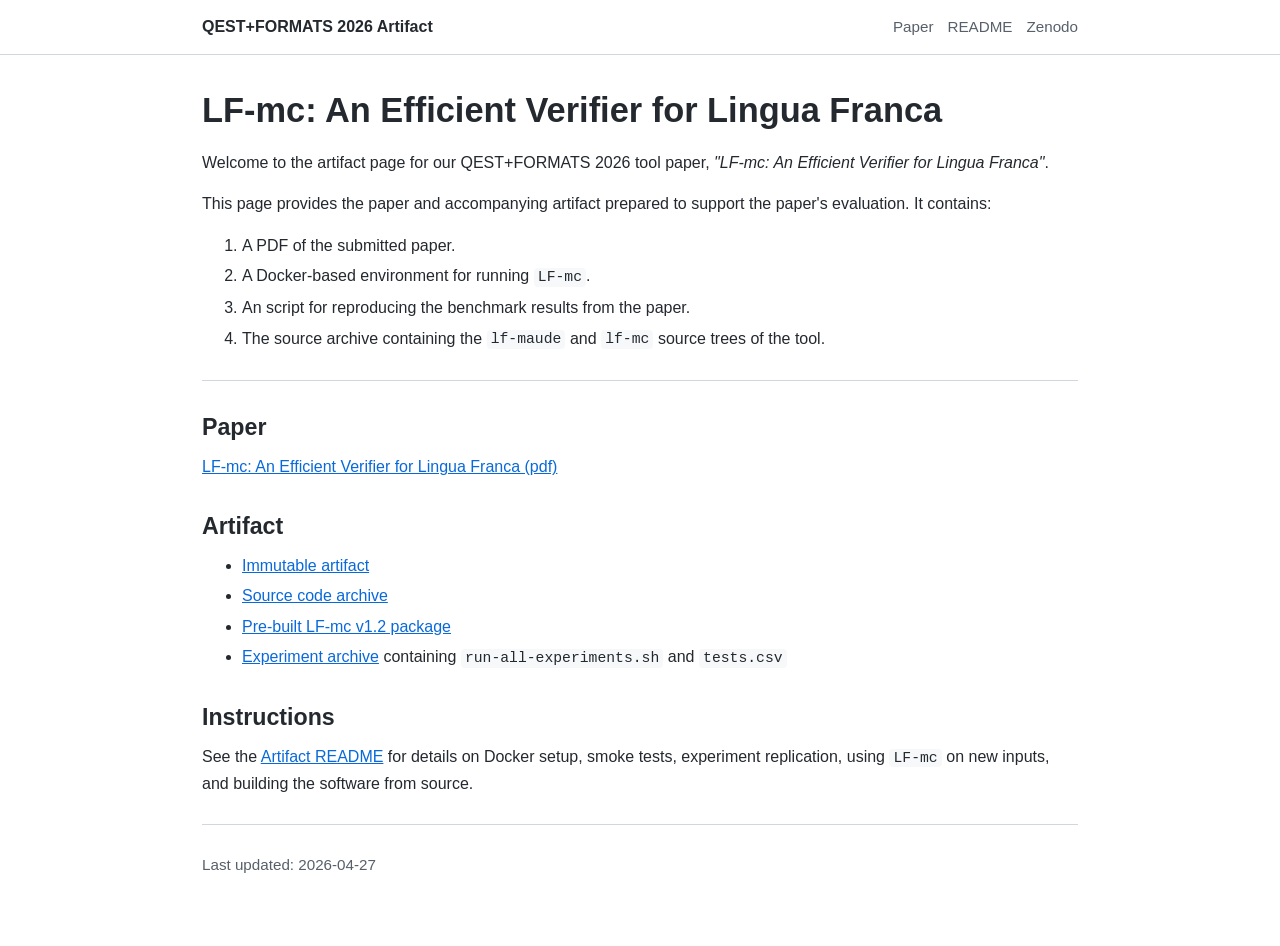
<file: index.html>
<!doctype html>
<html lang="en">
<head>
  <meta charset="utf-8">
  <meta name="viewport" content="width=device-width, initial-scale=1">
  <title>LF-mc: An Efficient Verifier for Lingua Franca</title>
  <meta name="description" content="Artifact page for the QEST+FORMATS 2026 tool paper LF-mc: An Efficient Verifier for Lingua Franca.">
  <link rel="stylesheet" href="styles.css">
</head>
<body>
  <header class="site-header">
    <nav class="nav" aria-label="Primary">
      <a class="brand" href="index.html">QEST+FORMATS 2026 Artifact</a>
      <div class="nav-links">
        <a href="paper.pdf">Paper</a>
        <a href="artifact/README.html">README</a>
        <a href="https://doi.org/10.5281/zenodo.19568831">Zenodo</a>
      </div>
    </nav>
  </header>

  <main>
    <h1>LF-mc: An Efficient Verifier for Lingua Franca</h1>

    <p>
      Welcome to the artifact page for our QEST+FORMATS 2026 tool paper,
      <em>"LF-mc: An Efficient Verifier for Lingua Franca"</em>.
    </p>

    <p>
      This page provides the paper and accompanying artifact prepared to support
      the paper's evaluation. It contains:
    </p>

    <ol>
      <li>A PDF of the submitted paper.</li>
      <li>A Docker-based environment for running <code>LF-mc</code>.</li>
      <li>An script for reproducing the benchmark results from the paper.</li>
      <li>The source archive containing the <code>lf-maude</code> and <code>lf-mc</code> source trees of the tool.</li>
    </ol>

    <hr>

    <h2>Paper</h2>
    <p>
      <a href="paper.pdf">LF-mc: An Efficient Verifier for Lingua Franca (pdf)</a>
    </p>

    <h2>Artifact</h2>
    <ul>
      <li><a href="https://doi.org/10.5281/zenodo.19568831">Immutable artifact</a></li>
      <li><a href="artifact/code.zip">Source code archive</a></li>
      <li><a href="artifact/lf-mc-v1.2.tar.gz">Pre-built LF-mc v1.2 package</a></li>
      <li><a href="artifact/experiments.zip">Experiment archive</a> containing <code>run-all-experiments.sh</code> and <code>tests.csv</code></li>
    </ul>

    <h2>Instructions</h2>
    <p>
      See the <a href="artifact/README.html">Artifact README</a> for details on
      Docker setup, smoke tests, experiment replication, using <code>LF-mc</code>
      on new inputs, and building the software from source.
    </p>

    <hr>

    <p class="updated">Last updated: 2026-04-27</p>
  </main>
</body>
</html>
</file>
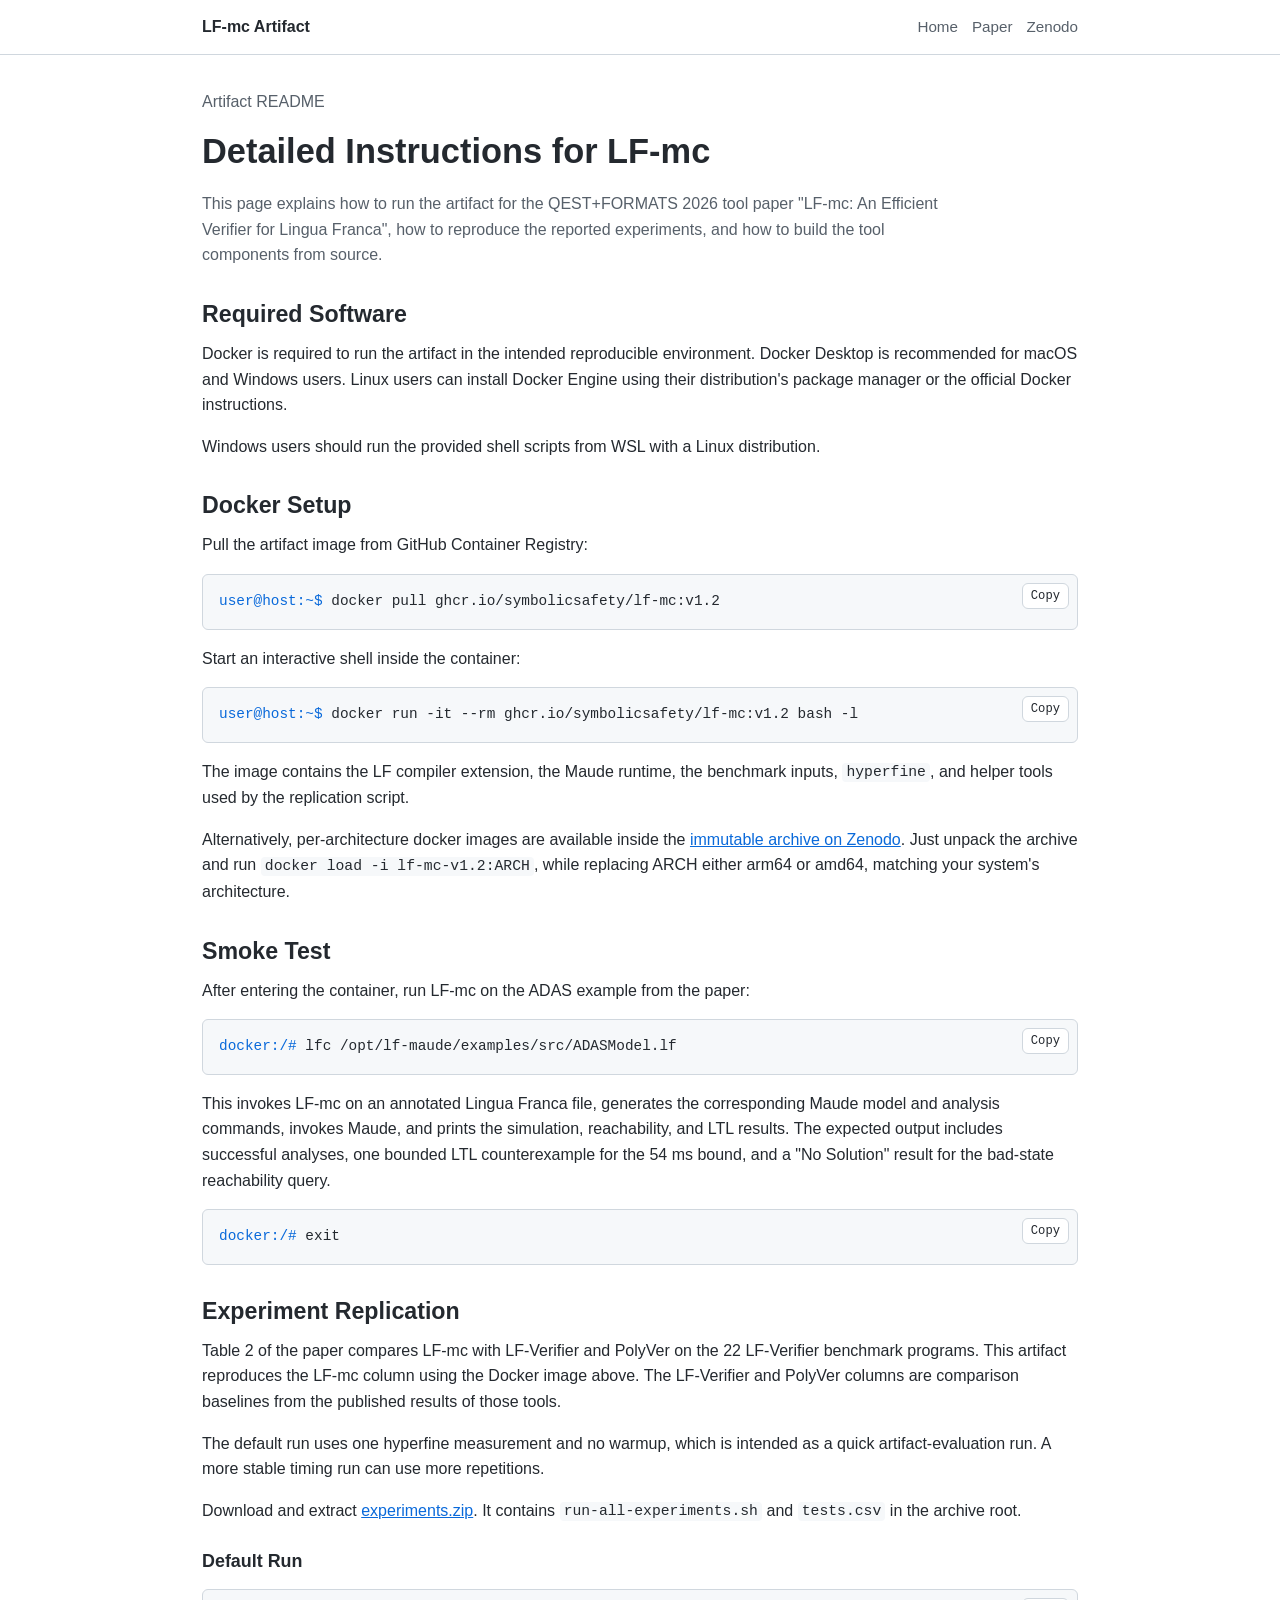
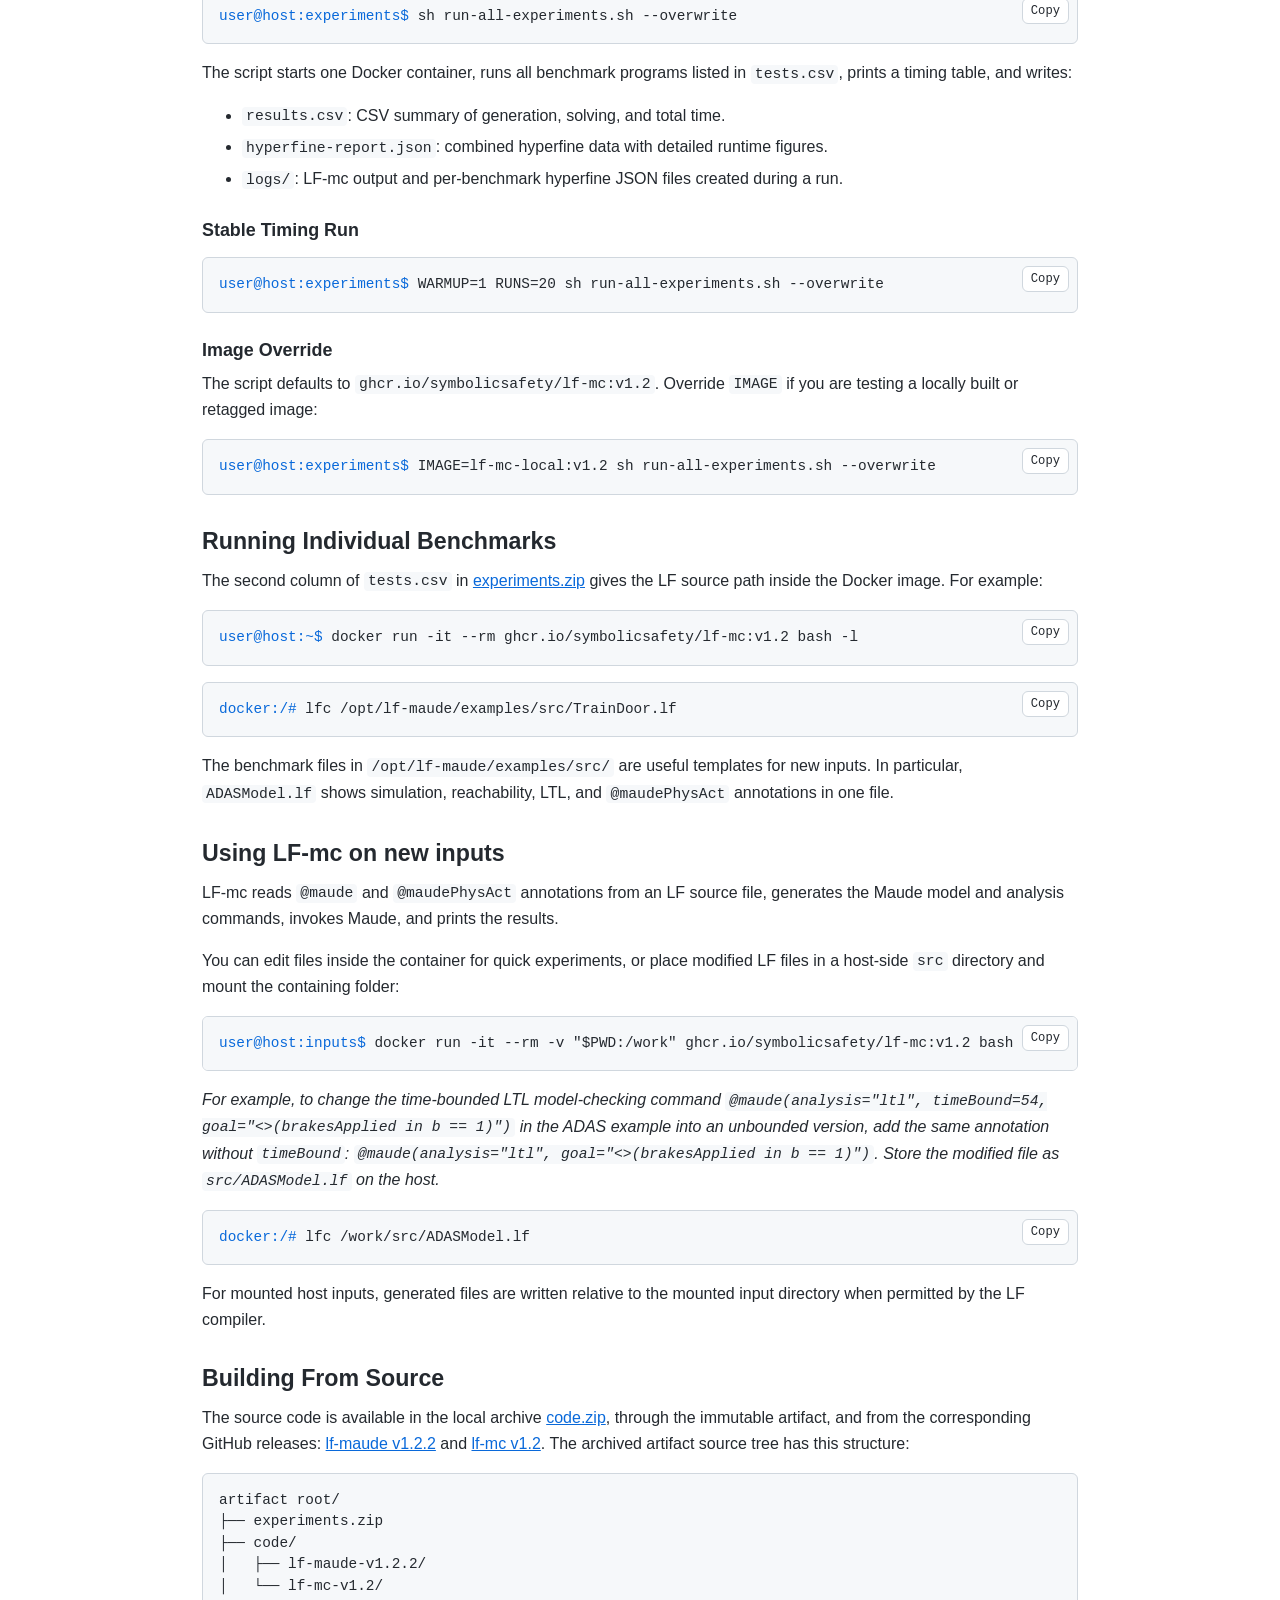
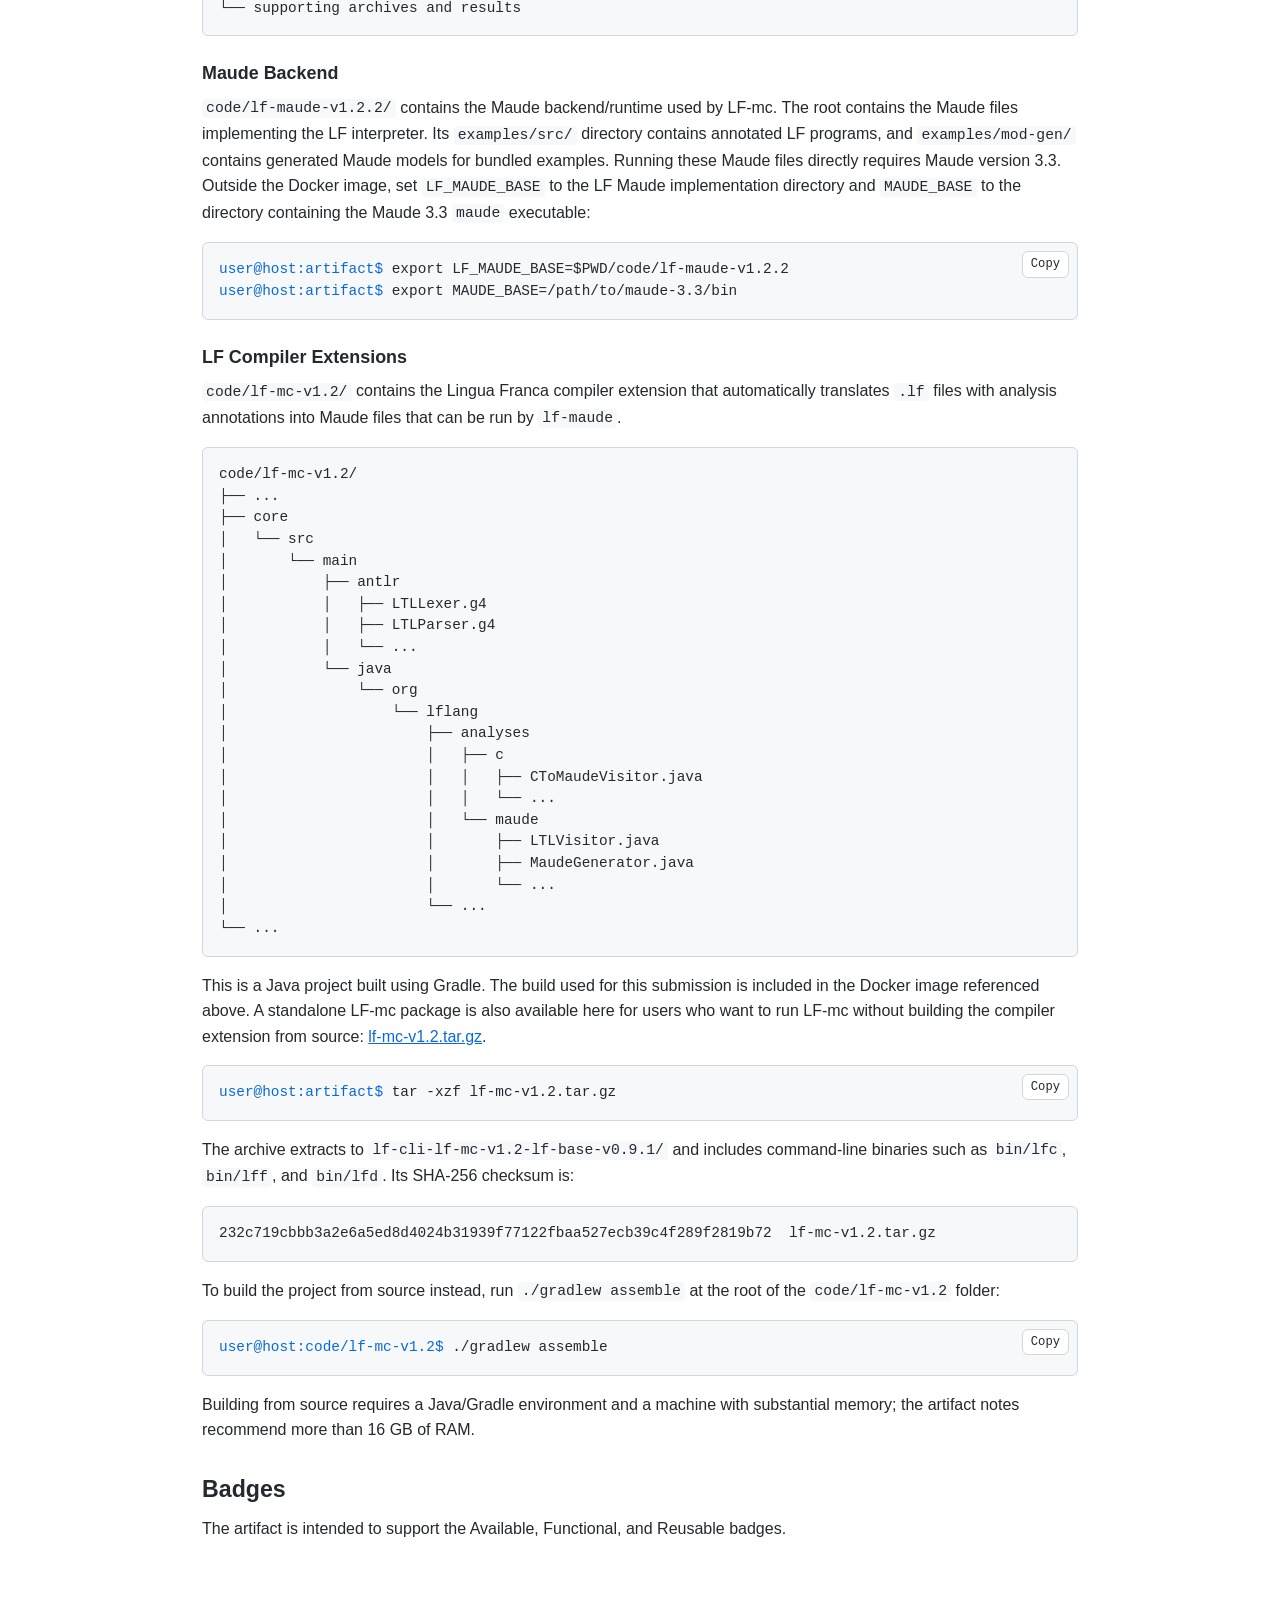
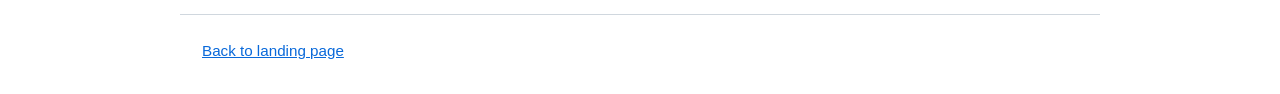
<file: artifact/README.html>
<!doctype html>
<html lang="en">
<head>
  <meta charset="utf-8">
  <meta name="viewport" content="width=device-width, initial-scale=1">
  <title>Artifact README - LF-mc</title>
  <meta name="description" content="Detailed artifact instructions for LF-mc.">
  <link rel="stylesheet" href="../styles.css">
</head>
<body>
  <header class="site-header">
    <nav class="nav" aria-label="Primary">
      <a class="brand" href="../index.html">LF-mc Artifact</a>
      <div class="nav-links">
        <a href="../index.html">Home</a>
        <a href="../paper.pdf">Paper</a>
        <a href="https://doi.org/10.5281/zenodo.19568831">Zenodo</a>
      </div>
    </nav>
  </header>

  <main>
    <section class="hero">
      <p class="eyebrow">Artifact README</p>
      <h1>Detailed Instructions for LF-mc</h1>
      <p class="lede">
        This page explains how to run the artifact for the QEST+FORMATS 2026 tool paper
        "LF-mc: An Efficient Verifier for Lingua Franca", how to reproduce the reported
        experiments, and how to build the tool components from source.
      </p>
    </section>


    <section>
      <h2>Required Software</h2>
      <p>
        Docker is required to run the artifact in the intended reproducible environment.
        Docker Desktop is recommended for macOS and Windows users. Linux users can install
        Docker Engine using their distribution's package manager or the official Docker instructions.
      </p>
      <p>
        Windows users should run the provided shell scripts from WSL with a Linux distribution.
      </p>
    </section>

    <section>
      <h2>Docker Setup</h2>
      <p>
        Pull the artifact image from GitHub Container Registry:
      </p>

      <div class="command-block"><button class="copy-btn" onclick="copyCommand(this)" data-command="docker pull ghcr.io/symbolicsafety/lf-mc:v1.2">Copy</button><span class="prompt">user@host:~$</span> docker pull ghcr.io/symbolicsafety/lf-mc:v1.2</div>

      <p>
        Start an interactive shell inside the container:
      </p>

      <div class="command-block"><button class="copy-btn" onclick="copyCommand(this)" data-command="docker run -it --rm ghcr.io/symbolicsafety/lf-mc:v1.2 bash -l">Copy</button><span class="prompt">user@host:~$</span> docker run -it --rm ghcr.io/symbolicsafety/lf-mc:v1.2 bash -l</div>

      <p>
        The image contains the LF compiler extension, the Maude runtime, the benchmark inputs,
        <code>hyperfine</code>, and helper tools used by the replication script.
      </p>
        <p>Alternatively, per-architecture docker images are available inside the <a href="https://doi.org/10.5281/zenodo.19568831">immutable archive on Zenodo</a>. Just unpack the archive and run <code>docker load -i lf-mc-v1.2:ARCH</code>, while replacing ARCH either arm64 or amd64, matching your system's architecture.</p>
    </section>

    <section>
      <h2>Smoke Test</h2>
      <p>
        After entering the container, run LF-mc on the ADAS example from the paper:
      </p>

      <div class="command-block"><button class="copy-btn" onclick="copyCommand(this)" data-command="lfc /opt/lf-maude/examples/src/ADASModel.lf">Copy</button><span class="prompt">docker:/#</span> lfc /opt/lf-maude/examples/src/ADASModel.lf</div>

      <p>
        This invokes LF-mc on an annotated Lingua Franca file, generates the corresponding
        Maude model and analysis commands, invokes Maude, and prints the simulation,
        reachability, and LTL results. The expected output includes successful analyses,
        one bounded LTL counterexample for the 54 ms bound, and a "No Solution" result
        for the bad-state reachability query.
      </p>

      <div class="command-block"><button class="copy-btn" onclick="copyCommand(this)" data-command="exit">Copy</button><span class="prompt">docker:/#</span> exit</div>
    </section>

    <section>
      <h2>Experiment Replication</h2>
      <p>
        Table 2 of the paper compares LF-mc with LF-Verifier and PolyVer on the 22
        LF-Verifier benchmark programs. This artifact reproduces the LF-mc column using the
        Docker image above. The LF-Verifier and PolyVer columns are comparison baselines
        from the published results of those tools.
      </p>
      <p>
        The default run uses one hyperfine measurement and no warmup, which is intended as
        a quick artifact-evaluation run. A more stable timing run can use more repetitions.
      </p>

      <p>
        Download and extract <a href="experiments.zip">experiments.zip</a>. It contains
        <code>run-all-experiments.sh</code> and <code>tests.csv</code> in the archive root.
      </p>


      <h3>Default Run</h3>
      <div class="command-block"><button class="copy-btn" onclick="copyCommand(this)" data-command="sh run-all-experiments.sh --overwrite">Copy</button><span class="prompt">user@host:experiments$</span> sh run-all-experiments.sh --overwrite</div>

      <p>
        The script starts one Docker container, runs all benchmark programs listed in
        <code>tests.csv</code>, prints a timing table, and writes:
      </p>
      <ul>
        <li><code>results.csv</code>: CSV summary of generation, solving, and total time.</li>
        <li><code>hyperfine-report.json</code>: combined hyperfine data with detailed runtime figures.</li>
        <li><code>logs/</code>: LF-mc output and per-benchmark hyperfine JSON files created during a run.</li>
      </ul>

      <h3>Stable Timing Run</h3>
      <div class="command-block"><button class="copy-btn" onclick="copyCommand(this)" data-command="WARMUP=1 RUNS=20 sh run-all-experiments.sh --overwrite">Copy</button><span class="prompt">user@host:experiments$</span> WARMUP=1 RUNS=20 sh run-all-experiments.sh --overwrite</div>

      <h3>Image Override</h3>
      <p>
        The script defaults to <code>ghcr.io/symbolicsafety/lf-mc:v1.2</code>. Override
        <code>IMAGE</code> if you are testing a locally built or retagged image:
      </p>
      <div class="command-block"><button class="copy-btn" onclick="copyCommand(this)" data-command="IMAGE=lf-mc-local:v1.2 sh run-all-experiments.sh --overwrite">Copy</button><span class="prompt">user@host:experiments$</span> IMAGE=lf-mc-local:v1.2 sh run-all-experiments.sh --overwrite</div>
    </section>

    <section>
      <h2>Running Individual Benchmarks</h2>
      <p>
        The second column of <code>tests.csv</code> in <a href="experiments.zip">experiments.zip</a> gives the LF source path
        inside the Docker image. For example:
      </p>

      <div class="command-block"><button class="copy-btn" onclick="copyCommand(this)" data-command="docker run -it --rm ghcr.io/symbolicsafety/lf-mc:v1.2 bash -l">Copy</button><span class="prompt">user@host:~$</span> docker run -it --rm ghcr.io/symbolicsafety/lf-mc:v1.2 bash -l</div>

      <div class="command-block"><button class="copy-btn" onclick="copyCommand(this)" data-command="lfc /opt/lf-maude/examples/src/TrainDoor.lf">Copy</button><span class="prompt">docker:/#</span> lfc /opt/lf-maude/examples/src/TrainDoor.lf</div>

      <p>
        The benchmark files in <code>/opt/lf-maude/examples/src/</code> are useful templates
        for new inputs. In particular, <code>ADASModel.lf</code> shows simulation,
        reachability, LTL, and <code>@maudePhysAct</code> annotations in one file.
      </p>
    </section>

    <section>
      <h2>Using LF-mc on new inputs</h2>
      <p>
        LF-mc reads <code>@maude</code> and <code>@maudePhysAct</code> annotations from
        an LF source file, generates the Maude model and analysis commands, invokes Maude,
        and prints the results.
      </p>
      <p>
        You can edit files inside the container for quick experiments, or place modified
        LF files in a host-side <code>src</code> directory and mount the containing folder:
      </p>

      <div class="command-block"><button class="copy-btn" onclick="copyCommand(this)" data-command="docker run -it --rm -v &quot;$PWD:/work&quot; ghcr.io/symbolicsafety/lf-mc:v1.2 bash -l">Copy</button><span class="prompt">user@host:inputs$</span> docker run -it --rm -v &quot;$PWD:/work&quot; ghcr.io/symbolicsafety/lf-mc:v1.2 bash -l</div>

      <p class="note">
        <em>For example, to change the time-bounded LTL model-checking command
        <code>@maude(analysis="ltl", timeBound=54, goal="&lt;&gt;(brakesApplied in b == 1)")</code>
        in the ADAS example into an unbounded version, add the same annotation without
        <code>timeBound</code>:
        <code>@maude(analysis="ltl", goal="&lt;&gt;(brakesApplied in b == 1)")</code>.
        Store the modified file as <code>src/ADASModel.lf</code> on the host.</em>
      </p>

      <div class="command-block"><button class="copy-btn" onclick="copyCommand(this)" data-command="lfc /work/src/ADASModel.lf">Copy</button><span class="prompt">docker:/#</span> lfc /work/src/ADASModel.lf</div>

      <p>
        For mounted host inputs, generated files are written relative to the mounted input
        directory when permitted by the LF compiler.
      </p>
    </section>

    <section>
      <h2>Building From Source</h2>
      <p>
        The source code is available in the local archive <a href="code.zip">code.zip</a>,
        through the immutable artifact, and from the corresponding GitHub releases:
        <a href="https://github.com/symbolicsafety/lf-maude/releases/tag/lf-maude-v1.2.2">lf-maude v1.2.2</a>
        and <a href="https://github.com/symbolicsafety/lf-mc/releases/tag/lfmc-v1.2">lf-mc v1.2</a>.
        The archived artifact source tree has this structure:
      </p>

      <div class="command-block">artifact root/
├── experiments.zip
├── code/
│   ├── lf-maude-v1.2.2/
│   └── lf-mc-v1.2/
└── supporting archives and results</div>

      <h3>Maude Backend</h3>
      <p>
        <code>code/lf-maude-v1.2.2/</code> contains the Maude backend/runtime used by LF-mc.
        The root contains the Maude files implementing the LF interpreter. Its
        <code>examples/src/</code> directory contains annotated LF programs, and
        <code>examples/mod-gen/</code> contains generated Maude models for bundled examples.
        Running these Maude files directly requires Maude version 3.3. Outside the
        Docker image, set <code>LF_MAUDE_BASE</code> to the LF Maude implementation
        directory and <code>MAUDE_BASE</code> to the directory containing the Maude
        3.3 <code>maude</code> executable:
      </p>

      <div class="command-block"><button class="copy-btn" onclick="copyCommand(this)" data-command="export LF_MAUDE_BASE=$PWD/code/lf-maude-v1.2.2
export MAUDE_BASE=/path/to/maude-3.3/bin">Copy</button><span class="prompt">user@host:artifact$</span> export LF_MAUDE_BASE=$PWD/code/lf-maude-v1.2.2
<span class="prompt">user@host:artifact$</span> export MAUDE_BASE=/path/to/maude-3.3/bin</div>

      <h3>LF Compiler Extensions</h3>
      <p>
        <code>code/lf-mc-v1.2/</code> contains the Lingua Franca compiler extension
        that automatically translates <code>.lf</code> files with analysis annotations
        into Maude files that can be run by <code>lf-maude</code>.
      </p>

      <div class="command-block">code/lf-mc-v1.2/
├── ...
├── core
│   └── src
│       └── main
│           ├── antlr
│           │   ├── LTLLexer.g4
│           │   ├── LTLParser.g4
│           │   └── ...
│           └── java
│               └── org
│                   └── lflang
│                       ├── analyses
│                       │   ├── c
│                       │   │   ├── CToMaudeVisitor.java
│                       │   │   └── ...
│                       │   └── maude
│                       │       ├── LTLVisitor.java
│                       │       ├── MaudeGenerator.java
│                       │       └── ...
│                       └── ...
└── ...</div>

      <p>
        This is a Java project built using Gradle. The build used for this submission
        is included in the Docker image referenced above. A standalone LF-mc package is
        also available here for users who want to run LF-mc without building the compiler
        extension from source:
        <a href="lf-mc-v1.2.tar.gz">lf-mc-v1.2.tar.gz</a>.
      </p>

      <div class="command-block"><button class="copy-btn" onclick="copyCommand(this)" data-command="tar -xzf lf-mc-v1.2.tar.gz">Copy</button><span class="prompt">user@host:artifact$</span> tar -xzf lf-mc-v1.2.tar.gz</div>

      <p>
        The archive extracts to <code>lf-cli-lf-mc-v1.2-lf-base-v0.9.1/</code> and
        includes command-line binaries such as <code>bin/lfc</code>, <code>bin/lff</code>,
        and <code>bin/lfd</code>. Its SHA-256 checksum is:
      </p>

      <div class="command-block">232c719cbbb3a2e6a5ed8d4024b31939f77122fbaa527ecb39c4f289f2819b72  lf-mc-v1.2.tar.gz</div>

      <p>
        To build the project from source instead, run <code>./gradlew assemble</code>
        at the root of the <code>code/lf-mc-v1.2</code> folder:
      </p>

      <div class="command-block"><button class="copy-btn" onclick="copyCommand(this)" data-command="./gradlew assemble">Copy</button><span class="prompt">user@host:code/lf-mc-v1.2$</span> ./gradlew assemble</div>

      <p>
        Building from source requires a Java/Gradle environment and a machine with
        substantial memory; the artifact notes recommend more than 16 GB of RAM.
      </p>
    </section>

    <section>
      <h2>Badges</h2>
      <p>
        The artifact is intended to support the Available, Functional, and Reusable badges.
      </p>
    </section>
  </main>

  <footer class="site-footer">
    <p><a href="../index.html">Back to landing page</a></p>
  </footer>

  <script src="../script.js"></script>
</body>
</html>
</file>
<file: styles.css>
* {
  box-sizing: border-box;
}

:root {
  color-scheme: light;
  --bg: #ffffff;
  --text: #24292f;
  --muted: #57606a;
  --line: #d0d7de;
  --subtle: #f6f8fa;
  --accent: #0969da;
  --accent-strong: #0550ae;
  --ok: #1a7f37;
}

body {
  background: var(--bg);
  color: var(--text);
  font: 16px/1.6 -apple-system, BlinkMacSystemFont, "Segoe UI", Helvetica, Arial, sans-serif;
  margin: 0;
}

a {
  color: var(--accent);
}

a:hover {
  color: var(--accent-strong);
}

.site-header {
  border-bottom: 1px solid var(--line);
}

.nav {
  align-items: center;
  display: flex;
  gap: 18px;
  justify-content: space-between;
  margin: 0 auto;
  max-width: 920px;
  padding: 14px 22px;
}

.brand {
  color: var(--text);
  font-weight: 600;
  text-decoration: none;
}

.nav-links {
  display: flex;
  flex-wrap: wrap;
  gap: 14px;
  justify-content: flex-end;
}

.nav-links a {
  color: var(--muted);
  font-size: 0.95rem;
  text-decoration: none;
}

.nav-links a:hover {
  color: var(--accent);
}

main {
  margin: 0 auto;
  max-width: 920px;
  padding: 34px 22px 56px;
}

h1,
h2,
h3 {
  font-weight: 600;
  letter-spacing: 0;
  line-height: 1.25;
}

h1 {
  font-size: 2.15rem;
  margin: 0 0 18px;
}

h2 {
  font-size: 1.45rem;
  margin: 32px 0 12px;
}

h3 {
  font-size: 1.12rem;
  margin: 26px 0 10px;
}

p,
ol,
ul {
  margin-bottom: 16px;
  margin-top: 0;
}

li + li {
  margin-top: 5px;
}

hr {
  border: 0;
  border-top: 1px solid var(--line);
  margin: 28px 0;
}

code {
  background: var(--subtle);
  border-radius: 4px;
  font-family: ui-monospace, SFMono-Regular, Menlo, Consolas, monospace;
  font-size: 0.92em;
  padding: 0.1em 0.28em;
}

.hero {
  padding: 0;
}

.eyebrow,
.lede {
  color: var(--muted);
}

.lede {
  font-size: 1rem;
  max-width: 760px;
}

.panel {
  background: var(--subtle);
  border: 1px solid var(--line);
  border-radius: 6px;
  margin: 18px 0;
  padding: 16px;
}

.artifact-meta {
  background: var(--subtle);
  border: 1px solid var(--line);
  border-radius: 6px;
  display: grid;
  gap: 0;
  margin: 20px 0 28px;
}

.artifact-meta > div {
  align-items: baseline;
  display: grid;
  gap: 8px 18px;
  grid-template-columns: 180px minmax(0, 1fr);
  padding: 12px 16px;
}

.artifact-meta > div + div {
  border-top: 1px solid var(--line);
}

.meta-label {
  color: var(--muted);
  font-weight: 600;
}

.actions,
.link-grid,
.facts {
  display: block;
  margin: 16px 0;
}

.button {
  color: var(--accent);
  display: inline;
  font-weight: 400;
  min-height: 0;
  padding: 0;
  text-decoration: underline;
}

.button.secondary {
  color: var(--accent);
}

.button:hover,
.button.secondary:hover {
  color: var(--accent-strong);
}

.command-block {
  background: var(--subtle);
  border: 1px solid var(--line);
  border-radius: 6px;
  color: var(--text);
  font-family: ui-monospace, SFMono-Regular, Menlo, Consolas, monospace;
  font-size: 0.9rem;
  line-height: 1.5;
  margin: 16px 0;
  overflow-x: auto;
  padding: 16px 54px 16px 16px;
  position: relative;
  white-space: pre;
}

.command-block .prompt {
  color: var(--accent);
}

.copy-btn {
  background: #ffffff;
  border: 1px solid var(--line);
  border-radius: 6px;
  color: var(--text);
  cursor: pointer;
  font: inherit;
  font-size: 0.76rem;
  line-height: 1;
  padding: 6px 8px;
  position: absolute;
  right: 8px;
  top: 8px;
}

.copy-btn.copied {
  border-color: var(--ok);
  color: var(--ok);
}

table {
  background: #ffffff;
  border-collapse: collapse;
  margin: 16px 0;
  width: 100%;
}

th,
td {
  border: 1px solid var(--line);
  padding: 8px 10px;
  text-align: left;
}

th {
  background: var(--subtle);
}

.table-wrap {
  overflow-x: auto;
}

.site-footer,
.updated {
  color: var(--muted);
  font-size: 0.95rem;
}

.site-footer {
  border-top: 1px solid var(--line);
  margin: 0 auto;
  max-width: 920px;
  padding: 24px 22px 40px;
}

@media (max-width: 660px) {
  .nav {
    align-items: flex-start;
    flex-direction: column;
  }

  main {
    padding-top: 24px;
  }

  h1 {
    font-size: 1.8rem;
  }

  .command-block {
    font-size: 0.82rem;
  }

  .artifact-meta > div {
    grid-template-columns: 1fr;
  }
}
</file>
